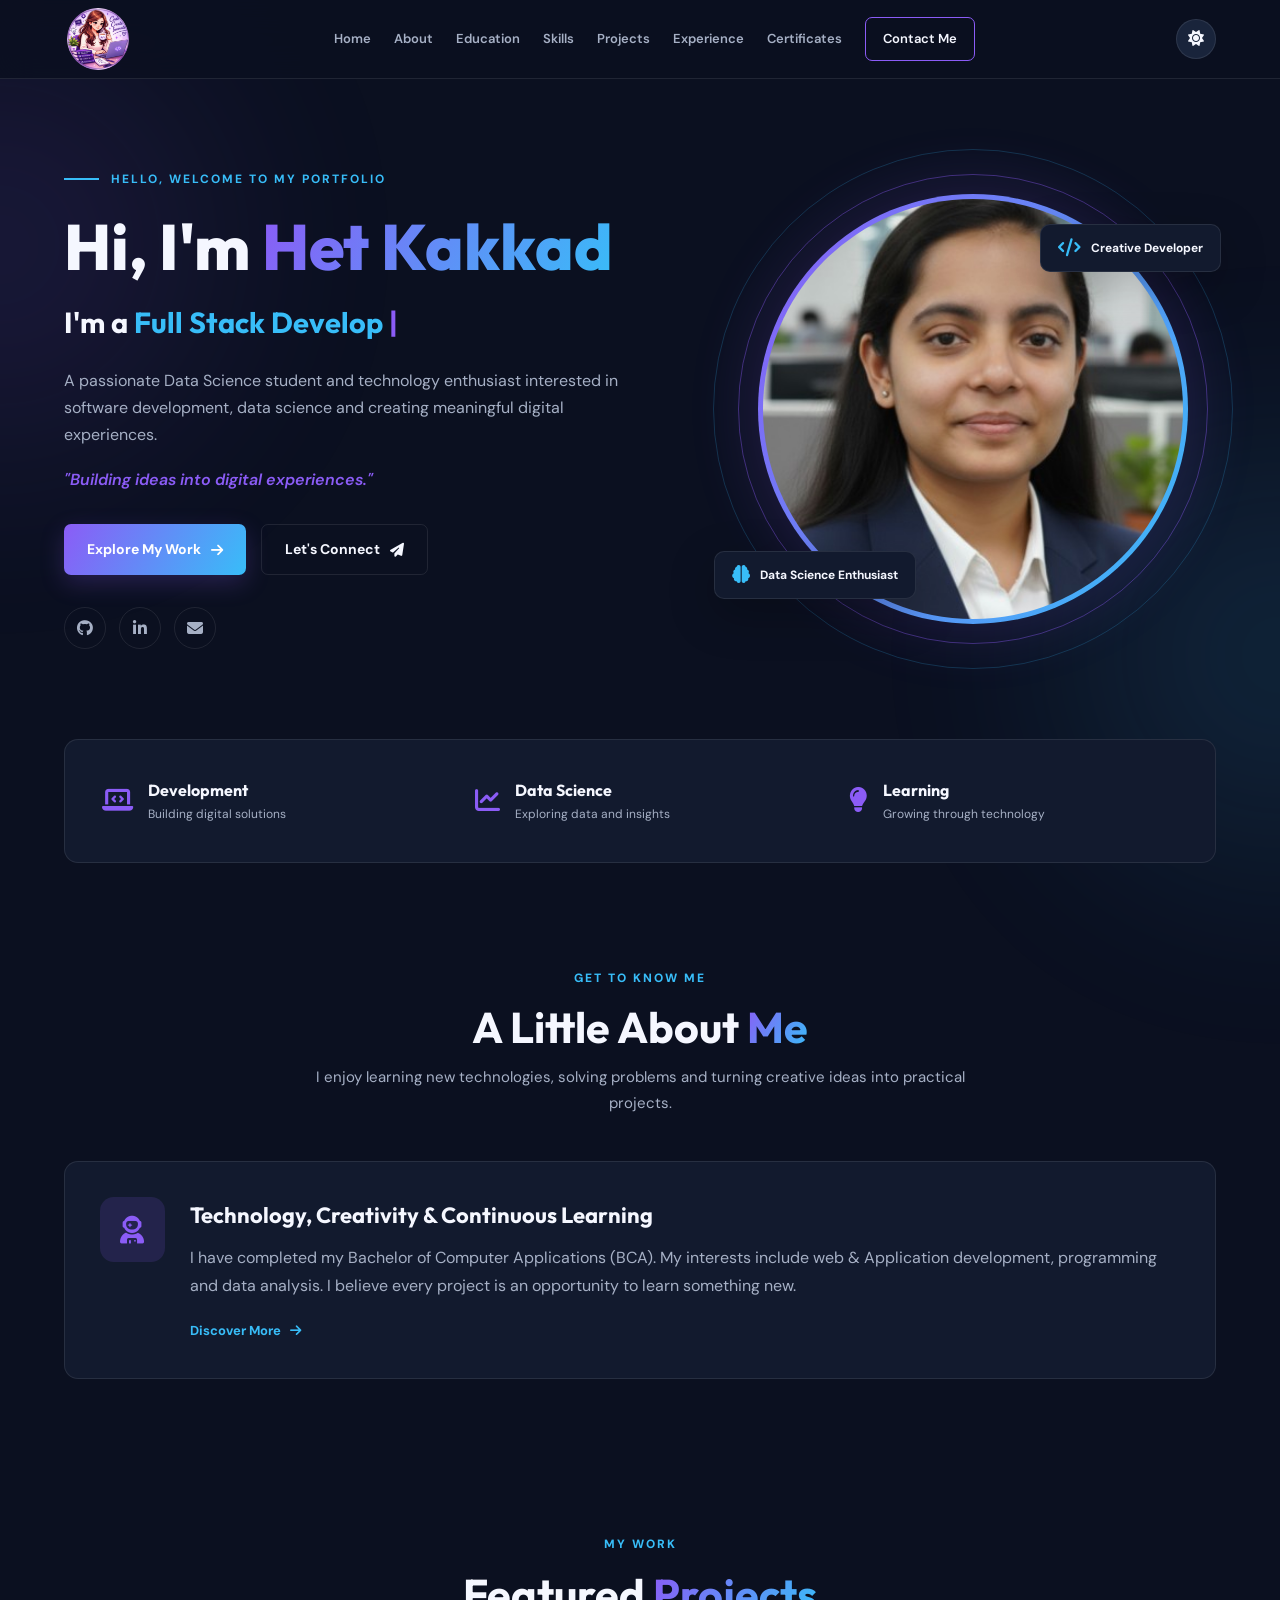
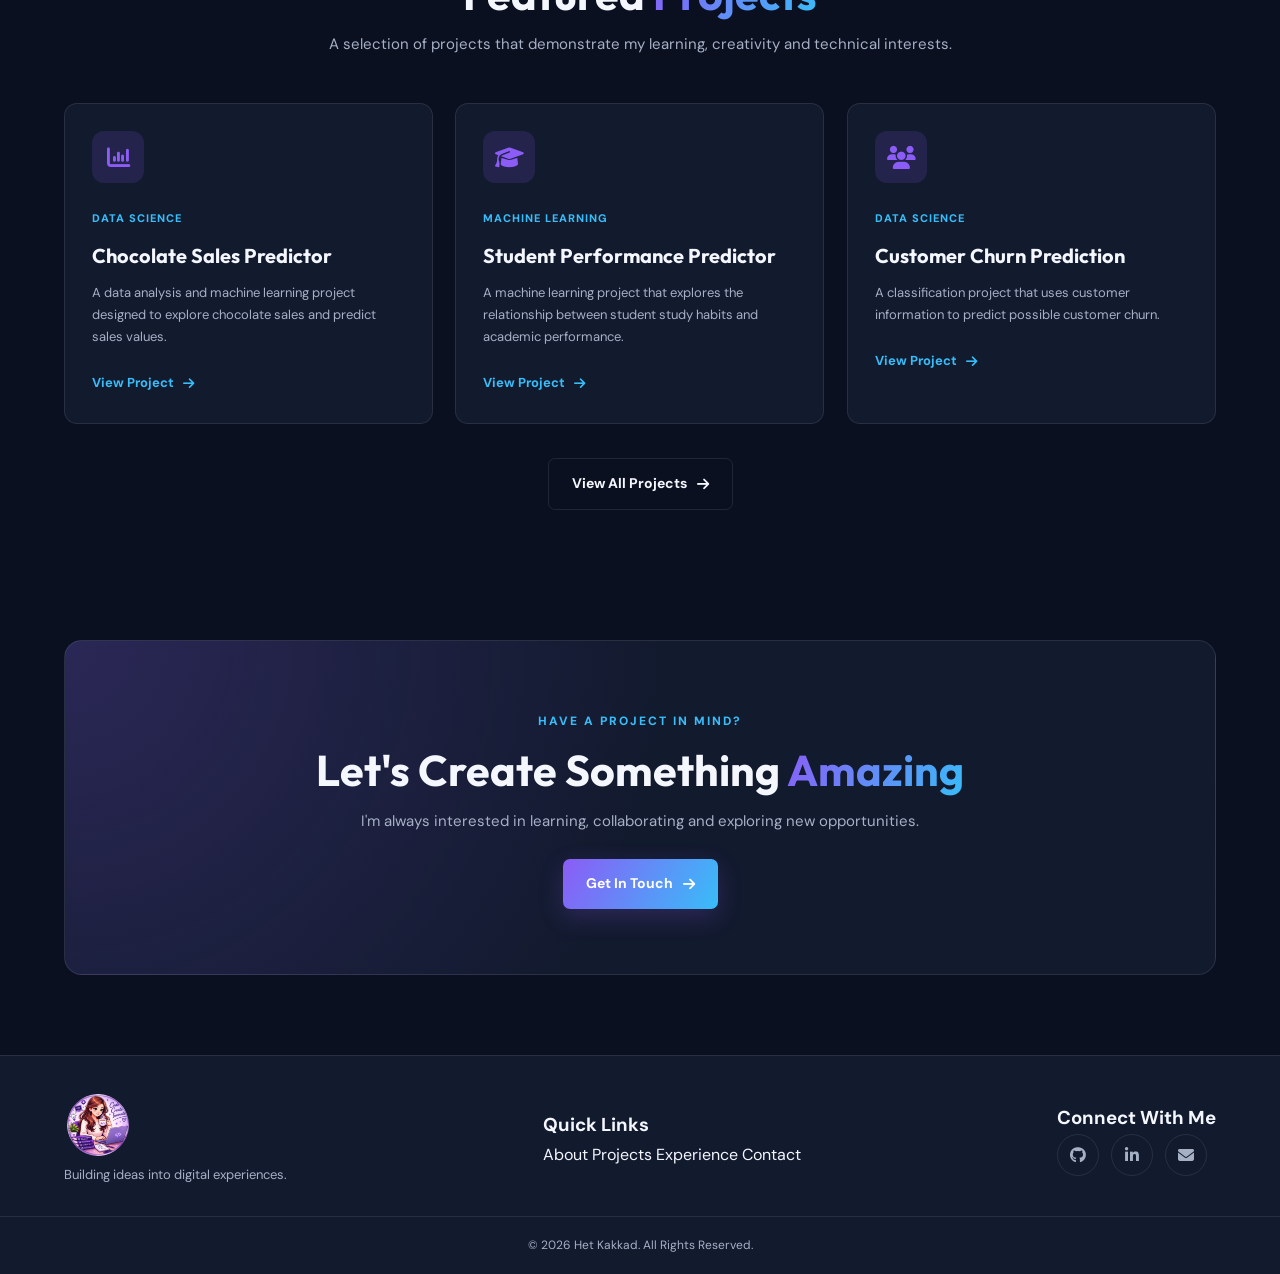
<file: index.html>
<!DOCTYPE html>
<html lang="en">
<head>
    <meta charset="UTF-8">
    <meta name="viewport" content="width=device-width, initial-scale=1.0">

    <title>Het Kakkad | Full Stack Developer & Data Science Enthusiast</title>

    <meta name="description"
          content="Explore the portfolio of Het Kakkad, a Full Stack Developer and Data Science Enthusiast. Discover projects, skills, education and experience.">

    <meta name="author" content="Het Kakkad">

    <link rel="icon" href="assets/images/logo.png" type="image/png">

    <!-- Google Fonts -->
    <link rel="preconnect" href="https://fonts.googleapis.com">
    <link rel="preconnect" href="https://fonts.gstatic.com" crossorigin>

    <link href="https://fonts.googleapis.com/css2?family=DM+Sans:wght@400;500;600;700&family=Outfit:wght@400;500;600;700;800&display=swap"
          rel="stylesheet">

    <!-- Font Awesome Icons -->
    <link rel="stylesheet"
          href="https://cdnjs.cloudflare.com/ajax/libs/font-awesome/6.5.2/css/all.min.css">

    <!-- CSS -->
    <link rel="stylesheet" href="css/style.css">
    <link rel="stylesheet" href="css/responsive.css">
    <link rel="stylesheet" href="css/animation.css">
</head>

<body>

    <!-- Background Decoration -->
    <div class="background-glow glow-one"></div>
    <div class="background-glow glow-two"></div>

    <header class="header">
    <nav class="navbar container">

        <!-- Logo -->
        <a href="" class="logo" data-link="home">
           <img src="assets/images/logo.png" alt="Het Kakkad Logo" class="logo-image">
        </a>

        <!-- Navigation Links -->
        <div class="nav-menu" id="navMenu">

            <a href="index.html" class="nav-link" data-page="home" data-link="home">Home</a>

            <a href="myself_showcase/about.html" class="nav-link" data-page="about" data-link="about">About</a>

            <a href="myself_showcase/education.html" class="nav-link" data-page="education" data-link="education">Education</a>

            <a href="myself_showcase/skills.html" class="nav-link" data-page="skills" data-link="skills">Skills</a>

            <a href="myself_showcase/projects.html" class="nav-link" data-page="projects" data-link="projects">Projects</a>

            <a href="myself_showcase/experience.html" class="nav-link" data-page="experience" data-link="experience">Experience</a>

            <a href="myself_showcase/certifications.html" class="nav-link" data-page="certifications" data-link="certifications">Certificates</a>

            <a href="myself_showcase/contact.html" class="nav-link nav-contact" data-page="contact" data-link="contact">Contact Me</a>

        </div>

        <!-- Theme and Mobile Menu -->
        <div class="nav-actions">

            <button class="theme-toggle" id="themeToggle" aria-label="Toggle theme">
                <i class="fas fa-sun"></i>
            </button>

            <button class="menu-toggle" id="menuToggle" aria-label="Open menu">
                <i class="fas fa-bars"></i>
            </button>

        </div>

    </nav>
</header>


    <!-- Home / Hero Section -->
    <main>

        <section class="hero section container" id="home">

            <div class="hero-content">

                <p class="hero-greeting">
                    <span class="greeting-line"></span>
                    HELLO, WELCOME TO MY PORTFOLIO
                </p>

                <h1>
                    Hi, I'm <span class="gradient-text">Het Kakkad</span>
                </h1>

                <h2 class="hero-role">
                    I'm a <span id="typingText">Software Developer</span>
                    <span class="typing-cursor">|</span>
                </h2>

                <p class="hero-description">
                    A passionate Data Science student and technology enthusiast
                    interested in software development, data science and
                    creating meaningful digital experiences.
                </p>

                <p class="hero-tagline">
                    "Building ideas into digital experiences."
                </p>

                <div class="hero-buttons">

                    <a href="myself_showcase/projects.html" class="btn btn-primary">
                        Explore My Work
                        <i class="fas fa-arrow-right"></i>
                    </a>

                    <a href="myself_showcase/contact.html" class="btn btn-outline">
                        Let's Connect
                        <i class="fas fa-paper-plane"></i>
                    </a>

                </div>

                <div class="hero-socials">

                    <a href="https://github.com/hetkakkad7205"
                       target="_blank" rel="noopener noreferrer"
                       aria-label="GitHub">
                        <i class="fab fa-github"></i>
                    </a>

                    <a href="https://www.linkedin.com/in/het-kakkad-6ab189360/"
                       target="_blank" rel="noopener noreferrer"
                       aria-label="LinkedIn">
                        <i class="fab fa-linkedin-in"></i>
                    </a>

                    <a href="mailto:het.kakkad7205@gmail.com"
                       aria-label="Email">
                        <i class="fas fa-envelope"></i>
                    </a>

                </div>

            </div>


            <!-- Profile Image -->
            <div class="hero-image-area">

                <div class="profile-decoration decoration-one"></div>
                <div class="profile-decoration decoration-two"></div>

                <div class="profile-image-wrapper">
                    <img
                        src="assets/images/HetProffessional.jpeg"
                        alt="Portrait of Het Kakkad"
                        class="profile-image"
                    >
                </div>


                <div class="floating-card card-top">
                    <i class="fas fa-code"></i>
                    <span>Creative Developer</span>
                </div>

                <div class="floating-card card-bottom">
                    <i class="fas fa-brain"></i>
                    <span>Data Science Enthusiast</span>
                </div>

            </div>

        </section>


        <!-- Quick Introduction -->
        <section class="intro-strip container">

            <div class="intro-item">
                <i class="fas fa-laptop-code"></i>
                <div>
                    <h3>Development</h3>
                    <p>Building digital solutions</p>
                </div>
            </div>

            <div class="intro-item">
                <i class="fas fa-chart-line"></i>
                <div>
                    <h3>Data Science</h3>
                    <p>Exploring data and insights</p>
                </div>
            </div>

            <div class="intro-item">
                <i class="fas fa-lightbulb"></i>
                <div>
                    <h3>Learning</h3>
                    <p>Growing through technology</p>
                </div>
            </div>

        </section>


        <!-- About Preview -->
        <section class="section container home-about">

            <div class="section-heading">

                <span class="section-label">GET TO KNOW ME</span>

                <h2>A Little About <span class="gradient-text">Me</span></h2>

                <p>
                    I enjoy learning new technologies, solving problems
                    and turning creative ideas into practical projects.
                </p>

            </div>

            <div class="about-preview-card">

                <div class="about-preview-icon">
                    <i class="fas fa-user-astronaut"></i>
                </div>

                <div class="about-preview-content">

                    <h3>Technology, Creativity & Continuous Learning</h3>

                    <p>
                        I have completed my Bachelor of Computer
                        Applications (BCA). My interests include web & Application
                        development, programming and data analysis. 
                        I believe every project is an
                        opportunity to learn something new.
                    </p>

                    <a href="myself_showcase/about.html" class="text-link">
                        Discover More <i class="fas fa-arrow-right"></i>
                    </a>

                </div>

            </div>

        </section>


        <!-- Featured Projects Preview -->
        <section class="section container">

            <div class="section-heading">

                <span class="section-label">MY WORK</span>

                <h2>Featured <span class="gradient-text">Projects</span></h2>

                <p>
                    A selection of projects that demonstrate my learning,
                    creativity and technical interests.
                </p>

            </div>

            <div class="project-preview-grid">

                <article class="project-preview-card">

                    <div class="project-preview-icon">
                        <i class="fas fa-chart-column"></i>
                    </div>

                    <span class="project-category">Data Science</span>

                    <h3>Chocolate Sales Predictor</h3>

                    <p>
                        A data analysis and machine learning project
                        designed to explore chocolate sales and predict
                        sales values.
                    </p>

                    <a href="myself_showcase/projects.html" class="text-link">
                        View Project <i class="fas fa-arrow-right"></i>
                    </a>

                </article>


                <article class="project-preview-card">

                    <div class="project-preview-icon">
                        <i class="fas fa-graduation-cap"></i>
                    </div>

                    <span class="project-category">Machine Learning</span>

                    <h3>Student Performance Predictor</h3>

                    <p>
                        A machine learning project that explores the
                        relationship between student study habits
                        and academic performance.
                    </p>

                    <a href="myself_showcase/projects.html" class="text-link">
                        View Project <i class="fas fa-arrow-right"></i>
                    </a>

                </article>


                <article class="project-preview-card">

                    <div class="project-preview-icon">
                        <i class="fas fa-users"></i>
                    </div>

                    <span class="project-category">Data Science</span>

                    <h3>Customer Churn Prediction</h3>

                    <p>
                        A classification project that uses customer
                        information to predict possible customer churn.
                    </p>

                    <a href="myself_showcase/projects.html" class="text-link">
                        View Project <i class="fas fa-arrow-right"></i>
                    </a>

                </article>

            </div>

            <div class="center-button">
                <a href="myself_showcase/projects.html" class="btn btn-outline">
                    View All Projects <i class="fas fa-arrow-right"></i>
                </a>
            </div>

        </section>


        <!-- Call To Action -->
        <section class="cta-section container">

            <div class="cta-content">

                <span class="section-label">HAVE A PROJECT IN MIND?</span>

                <h2>Let's Create Something <span class="gradient-text">Amazing</span></h2>

                <p>
                    I'm always interested in learning, collaborating
                    and exploring new opportunities.
                </p>

                <a href="myself_showcase/contact.html" class="btn btn-primary">
                    Get In Touch <i class="fas fa-arrow-right"></i>
                </a>

            </div>

        </section>
        

    </main>


    <!-- Footer -->
    
<footer class="footer">

    <div class="container footer-content">

        <!-- Footer Brand -->
        <div class="footer-brand">

            <a href="" class="logo" data-link="home">
               <img src="assets/images/logo.png" alt="Het Kakkad Logo" class="logo-image">
            </a>

            <p>Building ideas into digital experiences.</p>

        </div>

        <!-- Quick Links -->
        <div class="footer-links">

            <h3>Quick Links</h3>

            <a href="myself_showcase/about.html" data-link="about">About</a>
            <a href="myself_showcase/projects.html" data-link="projects">Projects</a>
            <a href="myself_showcase/experience.html" data-link="experience">Experience</a>
            <a href="myself_showcase/contact.html" data-link="contact">Contact</a>

        </div>

        <!-- Social Links -->
        <div class="footer-social-section">

            <h3>Connect With Me</h3>

            <div class="footer-socials">

                <a href="https://github.com/hetkakkad7205"
                   target="_blank" rel="noopener noreferrer"
                   aria-label="GitHub">
                    <i class="fab fa-github"></i>
                </a>

                <a href="https://www.linkedin.com/in/het-kakkad-6ab189360/"
                   target="_blank" rel="noopener noreferrer"
                   aria-label="LinkedIn">
                    <i class="fab fa-linkedin-in"></i>
                </a>

                <a href="mailto:hetkakkad7205@gmail.com"
                   aria-label="Email">
                    <i class="fas fa-envelope"></i>
                </a>

            </div>

        </div>

    </div>

    <!-- Copyright -->
    <div class="footer-bottom">

        <p>
            &copy; <span class="currentYear"></span>
            Het Kakkad. All Rights Reserved.
        </p>

    </div>

</footer>

<!-- Back to Top -->
<button id="backToTop" class="back-to-top" aria-label="Back to top">
    <i class="fas fa-arrow-up"></i>
</button>



    <!-- Back To Top -->
    <button id="backToTop" class="back-to-top"
            aria-label="Back to top">
        <i class="fas fa-arrow-up"></i>
    </button>


    <!-- JavaScript -->
    <script src="js/theme.js"></script>
    <script src="js/script.js"></script>
    
</body>
</html>
</file>
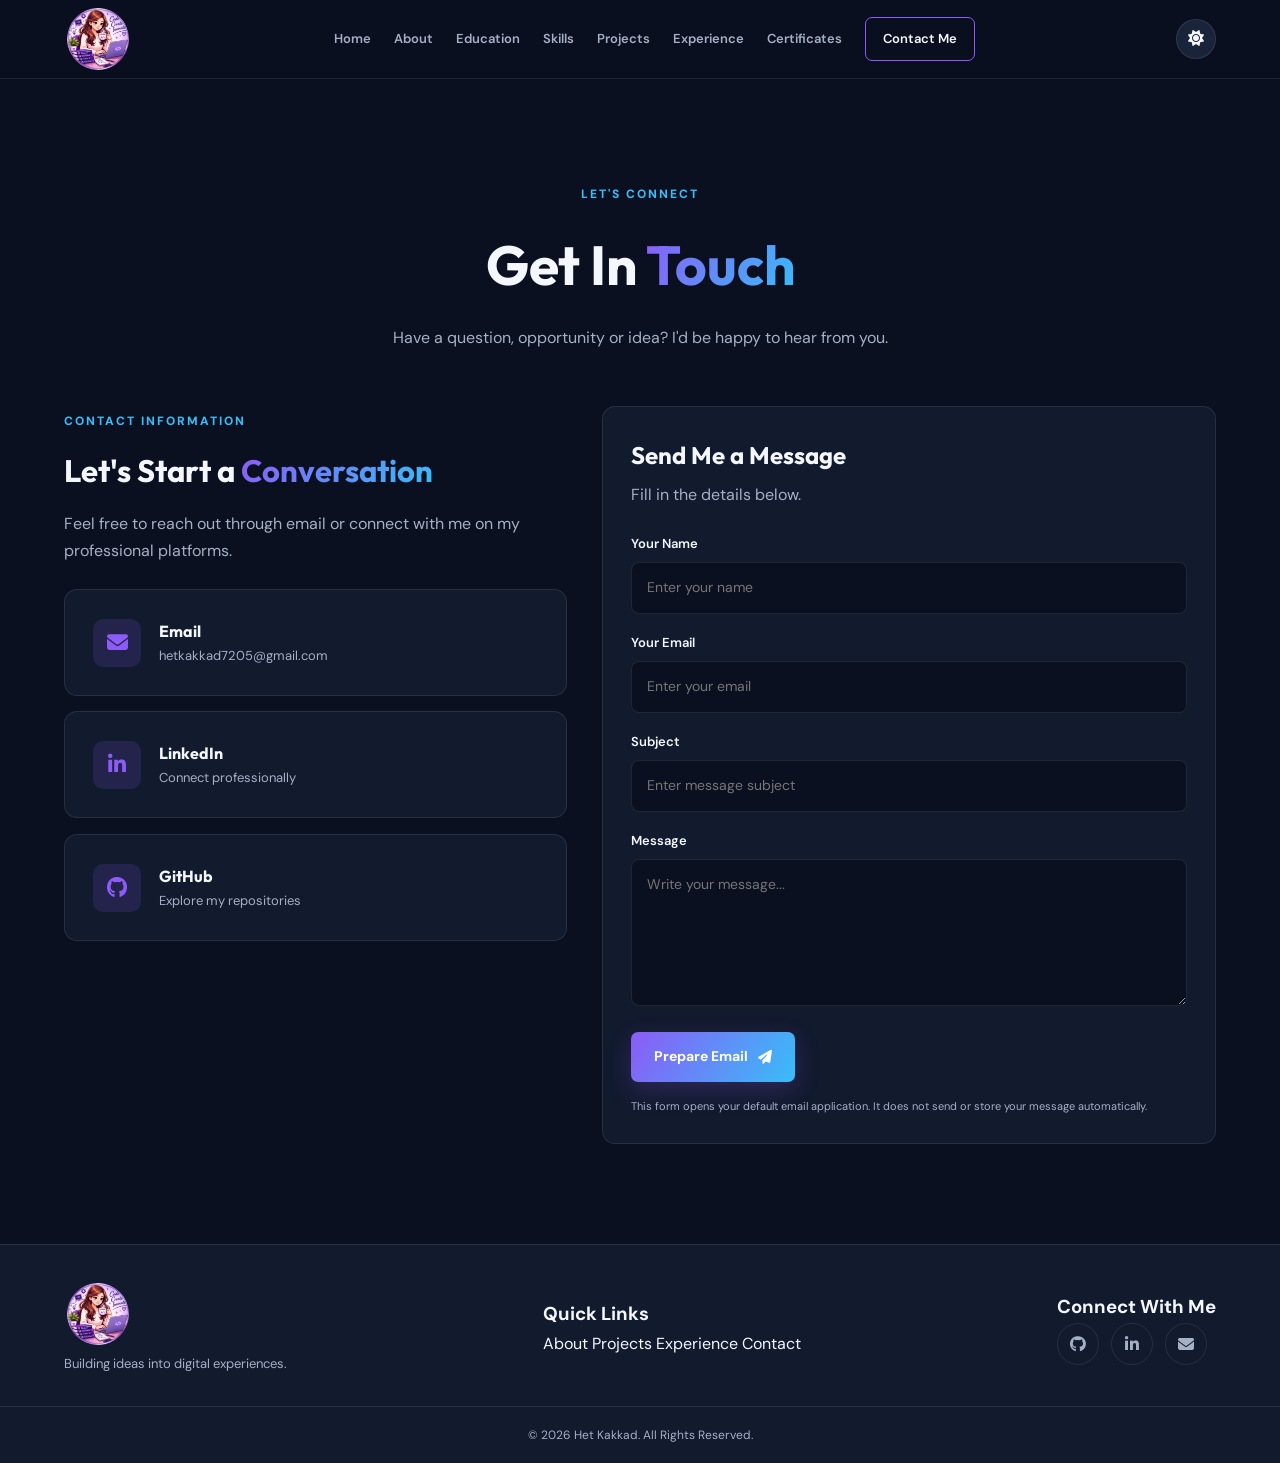
<file: myself_showcase/contact.html>
<!DOCTYPE html>
<html lang="en">
<head>
    <meta charset="UTF-8">
    <meta name="viewport" content="width=device-width, initial-scale=1.0">
    <title>Contact | Het Kakkad</title>
    <link rel="stylesheet" href="../css/style.css">
    <link rel="stylesheet" href="../css/responsive.css">
    <link rel="stylesheet" href="../css/animation.css">
    <link rel="stylesheet" href="https://cdnjs.cloudflare.com/ajax/libs/font-awesome/6.5.2/css/all.min.css">
    <link href="https://fonts.googleapis.com/css2?family=DM+Sans:wght@400;500;600;700&family=Outfit:wght@400;500;600;700;800&display=swap" rel="stylesheet">
</head>
<body>

<header class="header">
    <nav class="navbar container">

        <!-- Logo -->
        <a href="" class="logo" data-link="home">
            <img src="../assets/images/logo.png" alt="Het Kakkad Logo" class="logo-image">
        </a>

        <!-- Navigation Links -->
        <div class="nav-menu" id="navMenu">

            <a href="../index.html" class="nav-link" data-page="home" data-link="home">Home</a>

            <a href="about.html" class="nav-link" data-page="about" data-link="about">About</a>

            <a href="education.html" class="nav-link" data-page="education" data-link="education">Education</a>

            <a href="skills.html" class="nav-link" data-page="skills" data-link="skills">Skills</a>

            <a href="projects.html" class="nav-link" data-page="projects" data-link="projects">Projects</a>

            <a href="experience.html" class="nav-link" data-page="experience" data-link="experience">Experience</a>

            <a href="certifications.html" class="nav-link" data-page="certifications" data-link="certifications">Certificates</a>

            <a href="contact.html" class="nav-link nav-contact" data-page="contact" data-link="contact">Contact Me</a>

        </div>

        <!-- Theme and Mobile Menu -->
        <div class="nav-actions">

            <button class="theme-toggle" id="themeToggle" aria-label="Toggle theme">
                <i class="fas fa-sun"></i>
            </button>

            <button class="menu-toggle" id="menuToggle" aria-label="Open menu">
                <i class="fas fa-bars"></i>
            </button>

        </div>

    </nav>
</header>

<main>
    <section class="page-hero container">
        <span class="section-label">LET'S CONNECT</span>
        <h1>Get In <span class="gradient-text">Touch</span></h1>
        <p>Have a question, opportunity or idea? I'd be happy to hear from you.</p>
    </section>

    <section class="container page-content">
        <div class="contact-layout">

            <div class="contact-information">
                <span class="section-label">CONTACT INFORMATION</span>
                <h2>Let's Start a <span class="gradient-text">Conversation</span></h2>
                <p class="muted-text">
                    Feel free to reach out through email or connect with
                    me on my professional platforms.
                </p>

                <a class="contact-info-card content-card" href="mailto:hetkakkad7205@gmail.com">
                    <i class="fas fa-envelope"></i>
                    <div><h3>Email</h3><p>hetkakkad7205@gmail.com</p></div>
                </a>

                <a class="contact-info-card content-card"
                   href="https://www.linkedin.com/in/het-kakkad-6ab189360/"
                   target="_blank" rel="noopener noreferrer">
                    <i class="fab fa-linkedin-in"></i>
                    <div><h3>LinkedIn</h3><p>Connect professionally</p></div>
                </a>

                <a class="contact-info-card content-card"
                   href="https://github.com/hetkakkad7205"
                   target="_blank" rel="noopener noreferrer">
                    <i class="fab fa-github"></i>
                    <div><h3>GitHub</h3><p>Explore my repositories</p></div>
                </a>
            </div>

            <div class="contact-form-card content-card">
                <h2>Send Me a Message</h2>
                <p class="muted-text">Fill in the details below.</p>

                <form id="contactForm">
                    <div class="form-group">
                        <label for="name">Your Name</label>
                        <input type="text" id="name" name="name" placeholder="Enter your name" required>
                    </div>

                    <div class="form-group">
                        <label for="email">Your Email</label>
                        <input type="email" id="email" name="email" placeholder="Enter your email" required>
                    </div>

                    <div class="form-group">
                        <label for="subject">Subject</label>
                        <input type="text" id="subject" name="subject" placeholder="Enter message subject" required>
                    </div>

                    <div class="form-group">
                        <label for="message">Message</label>
                        <textarea id="message" name="message" rows="5" placeholder="Write your message..." required></textarea>
                    </div>

                    <button type="submit" class="btn btn-primary form-submit">
                        Prepare Email <i class="fas fa-paper-plane"></i>
                    </button>

                    <p id="formStatus" class="form-status" role="status" aria-live="polite"></p>
                    <p class="form-note">This form opens your default email application. It does not send or store your message automatically.</p>
                </form>
            </div>

        </div>
    </section>
</main>


<footer class="footer">

    <div class="container footer-content">

        <!-- Footer Brand -->
        <div class="footer-brand">

            <a href="" class="logo" data-link="home">
                <img src="../assets/images/logo.png" alt="Het Kakkad Logo" class="logo-image">
            </a>

            <p>Building ideas into digital experiences.</p>

        </div>

        <!-- Quick Links -->
        <div class="footer-links">

            <h3>Quick Links</h3>

            <a href="about.html" data-link="about">About</a>
            <a href="projects.html" data-link="projects">Projects</a>
            <a href="experience.html" data-link="experience">Experience</a>
            <a href="contact.html" data-link="contact">Contact</a>

        </div>

        <!-- Social Links -->
        <div class="footer-social-section">

            <h3>Connect With Me</h3>

            <div class="footer-socials">

                <a href="https://github.com/hetkakkad7205"
                   target="_blank" rel="noopener noreferrer"
                   aria-label="GitHub">
                    <i class="fab fa-github"></i>
                </a>

                <a href="https://www.linkedin.com/in/het-kakkad-6ab189360/"
                   target="_blank" rel="noopener noreferrer"
                   aria-label="LinkedIn">
                    <i class="fab fa-linkedin-in"></i>
                </a>

                <a href="mailto:hetkakkad7205@gmail.com"
                   aria-label="Email">
                    <i class="fas fa-envelope"></i>
                </a>

            </div>

        </div>

    </div>

    <!-- Copyright -->
    <div class="footer-bottom">

        <p>
            &copy; <span class="currentYear"></span>
            Het Kakkad. All Rights Reserved.
        </p>

    </div>

</footer>

<!-- Back to Top -->
<button id="backToTop" class="back-to-top" aria-label="Back to top">
    <i class="fas fa-arrow-up"></i>
</button>


<button id="backToTop" class="back-to-top" aria-label="Back to top"><i class="fas fa-arrow-up"></i></button>
<script src="../js/theme.js"></script>
<script src="../js/script.js"></script>
<script src="../js/contact.js"></script>

</body>
</html>
</file>
<file: css/style.css>
/* =====================================
   1. GLOBAL SETTINGS
===================================== */

:root {
    --background: #0b1020;
    --surface: #121a2e;
    --surface-light: #19243b;

    --text: #f5f7ff;
    --text-muted: #a6b0c5;

    --primary: #8b5cf6;
    --secondary: #38bdf8;

    --border: rgba(255, 255, 255, 0.09);

    --gradient: linear-gradient(120deg, #8b5cf6, #38bdf8);

    --shadow: 0 15px 45px rgba(0, 0, 0, 0.25);

    --transition: all 0.3s ease;
}

body.light-theme {
    --background: #f5f7fc;
    --surface: #ffffff;
    --surface-light: #edf1fa;

    --text: #172033;
    --text-muted: #647087;

    --primary: #7046e8;
    --secondary: #168acb;

    --border: rgba(20, 30, 50, 0.12);

    --shadow: 0 15px 45px rgba(30, 40, 70, 0.09);
}

* {
    margin: 0;
    padding: 0;
    box-sizing: border-box;
}

html {
    scroll-behavior: smooth;
    scroll-padding-top: 90px;
}

body {
    background: var(--background);
    color: var(--text);
    font-family: "DM Sans", sans-serif;
    line-height: 1.7;
    overflow-x: hidden;
    transition: var(--transition);
}

a {
    text-decoration: none;
    color: inherit;
}

button {
    font: inherit;
}

img {
    max-width: 100%;
    display: block;
}

.container {
    width: min(1150px, 90%);
    margin: auto;
}

.section {
    padding-top: 100px;
    padding-bottom: 50px;
}


/* =====================================
   2. BACKGROUND DECORATION
===================================== */

.background-glow {
    position: fixed;
    width: 400px;
    height: 400px;
    border-radius: 50%;
    filter: blur(120px);
    opacity: 0.13;
    pointer-events: none;
    z-index: -1;
}

.glow-one {
    background: #8b5cf6;
    top: 5%;
    left: -200px;
}

.glow-two {
    background: #38bdf8;
    bottom: 5%;
    right: -200px;
}


/* =====================================
   3. NAVIGATION BAR
===================================== */

.header {
    position: sticky;
    top: 0;
    z-index: 1000;
    background: rgba(11, 16, 32, 0.85);
    backdrop-filter: blur(18px);
    border-bottom: 1px solid var(--border);
}

body.light-theme .header {
    background: rgba(245, 247, 252, 0.88);
}

.navbar {
    min-height: 78px;
    display: flex;
    justify-content: space-between;
    align-items: center;
    gap: 25px;
}

.logo {
    font-family: "Outfit", sans-serif;
    font-size: 30px;
    font-weight: 800;
    letter-spacing: -1px;
}

.logo span {
    color: var(--primary);
}

.nav-menu {
    display: flex;
    align-items: center;
    gap: 23px;
}

.nav-link {
    font-size: 13px;
    font-weight: 600;
    color: var(--text-muted);
    transition: var(--transition);
}

.nav-link:hover,
.nav-link.active {
    color: var(--primary);
}

.nav-contact {
    padding: 10px 17px;
    border: 1px solid var(--primary);
    border-radius: 7px;
    color: var(--text);
}

.nav-contact:hover {
    background: var(--primary);
    color: white;
}

.nav-actions {
    display: flex;
    align-items: center;
    gap: 15px;
}

.theme-toggle,
.menu-toggle {
    background: var(--surface-light);
    border: 1px solid var(--border);
    color: var(--text);
    width: 40px;
    height: 40px;
    border-radius: 50%;
    cursor: pointer;
    transition: var(--transition);
}

.theme-toggle:hover,
.menu-toggle:hover {
    color: var(--primary);
    transform: translateY(-2px);
}

.menu-toggle {
    display: none;
}


/* =====================================
   4. BUTTONS
===================================== */

.btn {
    display: inline-flex;
    justify-content: center;
    align-items: center;
    gap: 10px;
    padding: 13px 23px;
    border-radius: 7px;
    font-weight: 700;
    font-size: 14px;
    transition: var(--transition);
    cursor: pointer;
}

.btn:hover {
    transform: translateY(-4px);
}

.btn-primary {
    background: var(--gradient);
    color: white;
    box-shadow: 0 8px 25px rgba(139, 92, 246, 0.22);
}

.btn-outline {
    border: 1px solid var(--border);
    color: var(--text);
    background: transparent;
}

.btn-outline:hover {
    border-color: var(--primary);
    color: var(--primary);
}


/* =====================================
   5. HERO SECTION
===================================== */

.hero {
    min-height: 650px;
    display: grid;
    grid-template-columns: 1.1fr 0.9fr;
    align-items: center;
    gap: 70px;
    padding-top: 80px;
    padding-bottom: 80px;
}

.hero-greeting {
    display: flex;
    align-items: center;
    gap: 12px;
    color: var(--secondary);
    font-size: 12px;
    letter-spacing: 2px;
    font-weight: 700;
    margin-bottom: 22px;
}

.greeting-line {
    width: 35px;
    height: 2px;
    background: var(--secondary);
}

.hero h1 {
    font-family: "Outfit", sans-serif;
    font-size: clamp(42px, 5vw, 68px);
    line-height: 1.12;
    font-weight: 800;
    margin-bottom: 15px;
}

.gradient-text {
    background: var(--gradient);
    background-clip: text;
    -webkit-background-clip: text;
    color: transparent;
}

.hero-role {
    font-family: "Outfit", sans-serif;
    font-size: clamp(20px, 2.5vw, 29px);
    margin-bottom: 20px;
}

#typingText {
    color: var(--secondary);
}

.typing-cursor {
    color: var(--primary);
    animation: blink 0.8s infinite;
}

.hero-description {
    max-width: 570px;
    color: var(--text-muted);
    font-size: 16px;
    margin-bottom: 18px;
}

.hero-tagline {
    font-style: italic;
    color: var(--primary);
    font-weight: 600;
    margin-bottom: 30px;
}

.hero-buttons {
    display: flex;
    flex-wrap: wrap;
    gap: 15px;
}

.hero-socials {
    display: flex;
    gap: 13px;
    margin-top: 32px;
}

.hero-socials a,
.footer-socials a {
    width: 42px;
    height: 42px;
    display: grid;
    place-items: center;
    border: 1px solid var(--border);
    border-radius: 50%;
    color: var(--text-muted);
    transition: var(--transition);
}

.hero-socials a:hover,
.footer-socials a:hover {
    color: white;
    background: var(--primary);
    border-color: var(--primary);
    transform: translateY(-4px);
}



/* =====================================
   6. PROFILE IMAGE
===================================== */

.hero-image-area {
    position: relative;
    display: flex;
    justify-content: center;
    align-items: center;
    min-height: 500px;
    width: 100%;
}

.profile-image-wrapper {
    width: 430px;
    height: 430px;
    max-width: 100%;
    aspect-ratio: 1 / 1;

    /* Keep the gradient border */
    padding: 5px;
    border-radius: 50%;
    background: var(--gradient);

    box-shadow: 0 0 70px rgba(139, 92, 246, 0.2);

    display: flex;
    justify-content: center;
    align-items: center;

    overflow: hidden;
    position: relative;
    z-index: 2;
    flex-shrink: 0;
}

.profile-image {
    width: 100%;
    height: 100%;
    display: block;

    border-radius: 50%;

    /* Fill the circular frame without colored gaps */
    object-fit: cover;
    object-position: center 30%;
}

.profile-decoration {
    position: absolute;
    border: 1px solid var(--primary);
    border-radius: 50%;
    opacity: 0.4;
    pointer-events: none;
}

.decoration-one {
    width: 470px;
    height: 470px;
}

.decoration-two {
    width: 520px;
    height: 520px;
    border-color: var(--secondary);
    opacity: 0.2;
}

.floating-card {
    position: absolute;
    z-index: 3;
    display: flex;
    align-items: center;
    gap: 10px;
    padding: 13px 17px;
    background: var(--surface);
    border: 1px solid var(--border);
    border-radius: 10px;
    box-shadow: var(--shadow);
    font-size: 12px;
    font-weight: 700;
}

.floating-card i {
    color: var(--secondary);
    font-size: 18px;
}

.card-top {
    top: 65px;
    right: -5px;
}

.card-bottom {
    bottom: 60px;
    left: -15px;
}


/* =====================================
   7. INTRO STRIP
===================================== */

.intro-strip {
    display: grid;
    grid-template-columns: repeat(3, 1fr);
    gap: 20px;
    padding: 25px;
    border: 1px solid var(--border);
    border-radius: 14px;
    background: var(--surface);
}

.intro-item {
    display: flex;
    align-items: center;
    gap: 15px;
    padding: 12px;
}

.intro-item > i {
    font-size: 25px;
    color: var(--primary);
}

.intro-item h3 {
    font-family: "Outfit", sans-serif;
    font-size: 16px;
}

.intro-item p {
    color: var(--text-muted);
    font-size: 12px;
}


/* =====================================
   8. SECTION HEADINGS
===================================== */

.section-heading {
    text-align: center;
    max-width: 700px;
    margin: 0 auto 45px;
}

.section-label {
    color: var(--secondary);
    font-size: 12px;
    font-weight: 800;
    letter-spacing: 2px;
}

.section-heading h2,
.cta-content h2 {
    font-family: "Outfit", sans-serif;
    font-size: clamp(30px, 4vw, 43px);
    line-height: 1.2;
    margin: 12px 0;
}

.section-heading p,
.cta-content p {
    color: var(--text-muted);
    font-size: 15px;
}


/* =====================================
   9. ABOUT PREVIEW
===================================== */

.about-preview-card {
    display: flex;
    gap: 25px;
    align-items: flex-start;
    background: var(--surface);
    border: 1px solid var(--border);
    padding: 35px;
    border-radius: 14px;
    transition: var(--transition);
}

.about-preview-card:hover {
    transform: translateY(-5px);
    border-color: var(--primary);
}

.about-preview-icon {
    min-width: 65px;
    height: 65px;
    display: grid;
    place-items: center;
    border-radius: 14px;
    background: rgba(139, 92, 246, 0.14);
    color: var(--primary);
    font-size: 28px;
}

.about-preview-content h3 {
    font-family: "Outfit", sans-serif;
    font-size: 22px;
    margin-bottom: 10px;
}

.about-preview-content p {
    color: var(--text-muted);
    margin-bottom: 17px;
}

.text-link {
    display: inline-flex;
    gap: 9px;
    align-items: center;
    color: var(--secondary);
    font-weight: 700;
    font-size: 13px;
    transition: var(--transition);
}

.text-link:hover {
    color: var(--primary);
    gap: 14px;
}


/* =====================================
   10. PROJECT PREVIEW
===================================== */

.project-preview-grid {
    display: grid;
    grid-template-columns: repeat(3, 1fr);
    gap: 22px;
}

.project-preview-card {
    background: var(--surface);
    border: 1px solid var(--border);
    border-radius: 13px;
    padding: 27px;
    transition: var(--transition);
}

.project-preview-card:hover {
    transform: translateY(-8px);
    border-color: var(--primary);
    box-shadow: var(--shadow);
}

.project-preview-icon {
    width: 52px;
    height: 52px;
    display: grid;
    place-items: center;
    border-radius: 12px;
    background: rgba(139, 92, 246, 0.14);
    color: var(--primary);
    font-size: 23px;
    margin-bottom: 20px;
}

.project-category {
    font-size: 11px;
    color: var(--secondary);
    font-weight: 800;
    text-transform: uppercase;
    letter-spacing: 1px;
}

.project-preview-card h3 {
    font-family: "Outfit", sans-serif;
    font-size: 20px;
    margin: 9px 0;
}

.project-preview-card p {
    font-size: 13px;
    color: var(--text-muted);
    margin-bottom: 20px;
}

.center-button {
    text-align: center;
    margin-top: 35px;
}


/* =====================================
   11. CALL TO ACTION
===================================== */

.cta-section {
    margin-top: 80px;
    margin-bottom: 80px;
    padding: 65px 30px;
    text-align: center;
    background:
        radial-gradient(circle at top left, rgba(139, 92, 246, 0.2), transparent 50%),
        var(--surface);
    border: 1px solid var(--border);
    border-radius: 18px;
}

.cta-content {
    max-width: 650px;
    margin: auto;
}

.cta-content p {
    margin-bottom: 25px;
}


/* =====================================
   12. FOOTER
===================================== */

.footer {
    background: var(--surface);
    border-top: 1px solid var(--border);
    padding-top: 35px;
}

.footer-content {
    display: flex;
    justify-content: space-between;
    align-items: center;
    padding-bottom: 30px;
}

.footer-brand p {
    color: var(--text-muted);
    font-size: 13px;
}

.footer-socials {
    display: flex;
    gap: 12px;
}

.footer-bottom {
    border-top: 1px solid var(--border);
    padding: 18px;
    text-align: center;
}

.footer-bottom p {
    color: var(--text-muted);
    font-size: 12px;
}


/* =====================================
   13. BACK TO TOP
===================================== */

.back-to-top {
    position: fixed;
    right: 25px;
    bottom: 25px;
    width: 45px;
    height: 45px;
    border: none;
    border-radius: 50%;
    background: var(--gradient);
    color: white;
    cursor: pointer;
    opacity: 0;
    visibility: hidden;
    transform: translateY(15px);
    transition: var(--transition);
    z-index: 500;
}

.back-to-top.show {
    opacity: 1;
    visibility: visible;
    transform: translateY(0);
}


/* =====================================
   14. GENERAL PAGE ELEMENTS
===================================== */

.page-hero {
    padding: 100px 0 55px;
    text-align: center;
}

.page-hero h1 {
    font-family: "Outfit", sans-serif;
    font-size: clamp(36px, 5vw, 55px);
    margin: 12px 0;
}

.page-hero p {
    color: var(--text-muted);
    max-width: 650px;
    margin: auto;
}

.content-card {
    background: var(--surface);
    border: 1px solid var(--border);
    border-radius: 13px;
    padding: 28px;
    transition: var(--transition);
}

.content-card:hover {
    border-color: var(--primary);
    transform: translateY(-4px);
}

.page-content {
    padding-bottom: 100px;
}

.muted-text {
    color: var(--text-muted);
}


/* =====================================
   15. ANIMATIONS
===================================== */

@keyframes blink {
    50% {
        opacity: 0;
    }
}

@keyframes float {
    0%, 100% {
        transform: translateY(0);
    }

    50% {
        transform: translateY(-12px);
    }
}

.floating-card {
    animation: float 4s ease-in-out infinite;
}

.card-bottom {
    animation-delay: 1s;
}


/* =====================================
   16. ACCESSIBILITY
===================================== */

a:focus-visible,
button:focus-visible {
    outline: 3px solid var(--secondary);
    outline-offset: 4px;
}

::selection {
    background: var(--primary);
    color: white;
}


/* =====================================
   INNER PAGE LAYOUTS
===================================== */

.about-page-grid {
    display: grid;
    grid-template-columns: 0.8fr 1.2fr;
    gap: 50px;
    align-items: center;
}


.about-photo {
    height: 430px;
    padding: 8px;
    background: var(--gradient);
    border-radius: 18px;
    overflow: hidden;
}

.about-photo img {
    width: 100%;
    height: 100%;
    object-fit: cover;
    object-position: center 30%;
    border-radius: 13px;
}


.about-page-text h2 {
    font-family: "Outfit", sans-serif;
    font-size: 34px;
    margin: 10px 0;
}

.about-page-text h3 {
    font-size: 17px;
    color: var(--secondary);
    margin-bottom: 20px;
}

.about-page-text p {
    color: var(--text-muted);
    margin-bottom: 15px;
}

.about-page-text .btn {
    margin-top: 12px;
}

.inner-heading {
    margin-top: 80px;
}

.info-grid {
    display: grid;
    grid-template-columns: repeat(4, 1fr);
    gap: 20px;
}

.info-card i {
    font-size: 28px;
    color: var(--primary);
    margin-bottom: 15px;
}

.info-card h3,
.tool-card h3 {
    font-family: "Outfit", sans-serif;
    margin-bottom: 8px;
}

.info-card p {
    color: var(--text-muted);
    font-size: 13px;
}


/* =====================================
   EDUCATION TIMELINE
===================================== */

.timeline {
    max-width: 850px;
    margin: auto;
    position: relative;
    padding-left: 40px;
}

.timeline::before {
    content: "";
    position: absolute;
    left: 13px;
    top: 0;
    bottom: 0;
    width: 2px;
    background: var(--primary);
    opacity: 0.5;
}

.timeline-item {
    position: relative;
    margin-bottom: 30px;
}

.timeline-icon {
    position: absolute;
    left: -56px;
    top: 22px;
    width: 38px;
    height: 38px;
    display: grid;
    place-items: center;
    border-radius: 50%;
    background: var(--primary);
    color: white;
    border: 4px solid var(--background);
}

.timeline-item h2 {
    font-family: "Outfit", sans-serif;
    font-size: 22px;
    margin: 9px 0;
}

.timeline-item h3 {
    font-size: 15px;
    color: var(--secondary);
    margin-bottom: 5px;
}

.timeline-item p {
    margin-top: 10px;
    color: var(--text-muted);
}

.education-note {
    display: flex;
    gap: 20px;
    align-items: center;
    margin-top: 45px;
}

.education-note > i {
    color: var(--primary);
    font-size: 30px;
}


/* =====================================
   SKILLS
===================================== */

.skills-grid {
    display: grid;
    grid-template-columns: repeat(4, 1fr);
    gap: 20px;
}

.skill-card {
    text-align: center;
}

.skill-card i {
    color: var(--primary);
    font-size: 37px;
    margin-bottom: 15px;
}

.skill-card h3 {
    font-family: "Outfit", sans-serif;
}

.skill-card p {
    font-size: 12px;
    color: var(--text-muted);
}

.tools-grid {
    display: grid;
    grid-template-columns: repeat(4, 1fr);
    gap: 15px;
}

.tool-card {
    display: flex;
    align-items: center;
    gap: 12px;
}

.tool-card i {
    font-size: 23px;
    color: var(--secondary);
}

.tool-card h3 {
    font-size: 15px;
    margin: 0;
}

.skills-disclaimer {
    font-size: 12px;
    margin-top: 25px;
}


/* =====================================
   PROJECTS
===================================== */

.project-filters {
    display: flex;
    justify-content: center;
    flex-wrap: wrap;
    gap: 12px;
    margin-bottom: 35px;
}

.filter-btn {
    padding: 10px 18px;
    border: 1px solid var(--border);
    background: var(--surface);
    color: var(--text-muted);
    border-radius: 30px;
    cursor: pointer;
    transition: var(--transition);
    font-weight: 600;
    font-size: 13px;
}

.filter-btn:hover,
.filter-btn.active {
    background: var(--primary);
    color: white;
    border-color: var(--primary);
}

.projects-grid {
    display: grid;
    grid-template-columns: repeat(3, 1fr);
    gap: 22px;
}

.project-card {
    transition: opacity 0.25s ease, transform 0.25s ease;
}

.project-card.hidden {
    display: none;
}

.project-image-placeholder {
    height: 150px;
    display: grid;
    place-items: center;
    border-radius: 9px;
    margin-bottom: 20px;
    background: linear-gradient(135deg, rgba(139, 92, 246, 0.22), rgba(56, 189, 248, 0.15));
    color: var(--primary);
    font-size: 45px;
}

.project-card h3 {
    font-family: "Outfit", sans-serif;
    font-size: 20px;
    margin: 9px 0;
}

.project-card p {
    font-size: 13px;
    color: var(--text-muted);
    margin-bottom: 15px;
}

.project-card .details-btn {
    border: none;
    background: none;
    padding: 0;
    cursor: pointer;
}

.project-note {
    margin-top: 25px;
    font-size: 12px;
}


/* =====================================
   PROJECT MODAL
===================================== */

.modal {
    display: none;
    position: fixed;
    inset: 0;
    z-index: 2000;
    padding: 20px;
    background: rgba(0, 0, 0, 0.75);
    align-items: center;
    justify-content: center;
}

.modal.open {
    display: flex;
}

.modal-content {
    width: min(600px, 100%);
    max-height: 85vh;
    overflow-y: auto;
    background: var(--surface);
    border: 1px solid var(--border);
    border-radius: 15px;
    padding: 35px;
    position: relative;
}

.modal-content h2 {
    font-family: "Outfit", sans-serif;
    font-size: 27px;
    margin: 12px 0;
}

.modal-content h3 {
    margin-top: 25px;
}

.modal-content p {
    color: var(--text-muted);
    margin-top: 12px;
}

.modal-content .btn {
    margin-top: 25px;
}

.modal-close {
    position: absolute;
    top: 10px;
    right: 17px;
    border: none;
    background: none;
    color: var(--text);
    font-size: 32px;
    cursor: pointer;
}


/* =====================================
   CERTIFICATES AND RESUME
===================================== */

.certificate-grid {
    display: grid;
    grid-template-columns: repeat(3, 1fr);
    gap: 22px;
}

.certificate-icon {
    width: 55px;
    height: 55px;
    display: grid;
    place-items: center;
    background: rgba(139, 92, 246, 0.14);
    color: var(--primary);
    border-radius: 12px;
    font-size: 26px;
    margin-bottom: 18px;
}

.certificate-card h3 {
    font-family: "Outfit", sans-serif;
    margin-bottom: 10px;
}

.certificate-card p {
    color: var(--text-muted);
    font-size: 13px;
    margin-bottom: 8px;
}

.certificate-card .text-link {
    margin-top: 15px;
}

.styled-list {
    padding-left: 22px;
    color: var(--text-muted);
}

.styled-list li {
    padding: 7px 0;
}

.resume-card {
    display: flex;
    align-items: center;
    gap: 20px;
}

.resume-card > i {
    font-size: 40px;
    color: var(--primary);
}

.resume-card > div:nth-child(2) {
    flex: 1;
}

.resume-card h3 {
    font-family: "Outfit", sans-serif;
}

.resume-card p {
    font-size: 13px;
}

.resume-actions {
    display: flex;
    flex-wrap: wrap;
    gap: 10px;
}


/* =====================================
   CONTACT
===================================== */

.contact-layout {
    display: grid;
    grid-template-columns: 0.9fr 1.1fr;
    gap: 35px;
    align-items: start;
}

.contact-information h2 {
    font-family: "Outfit", sans-serif;
    font-size: 31px;
    margin: 12px 0;
}

.contact-information > p {
    margin-bottom: 25px;
}

.contact-info-card {
    display: flex;
    align-items: center;
    gap: 18px;
    margin-bottom: 15px;
    transition: var(--transition);
}

.contact-info-card:hover {
    transform: translateX(5px);
    border-color: var(--primary);
}

.contact-info-card > i {
    width: 48px;
    height: 48px;
    display: grid;
    place-items: center;
    background: rgba(139, 92, 246, 0.14);
    color: var(--primary);
    border-radius: 10px;
    font-size: 21px;
}

.contact-info-card h3 {
    font-family: "Outfit", sans-serif;
    font-size: 16px;
}

.contact-info-card p {
    color: var(--text-muted);
    font-size: 13px;
}

.contact-form-card h2 {
    font-family: "Outfit", sans-serif;
    margin-bottom: 5px;
}

.contact-form-card > p {
    margin-bottom: 25px;
}

.form-group {
    margin-bottom: 18px;
}

.form-group label {
    display: block;
    font-weight: 600;
    font-size: 13px;
    margin-bottom: 7px;
}

.form-group input,
.form-group textarea {
    width: 100%;
    padding: 13px 15px;
    border: 1px solid var(--border);
    border-radius: 8px;
    outline: none;
    background: var(--background);
    color: var(--text);
    font: inherit;
    font-size: 14px;
    transition: var(--transition);
}

.form-group textarea {
    resize: vertical;
    min-height: 130px;
}

.form-group input:focus,
.form-group textarea:focus {
    border-color: var(--primary);
    box-shadow: 0 0 0 3px rgba(139, 92, 246, 0.12);
}

.form-submit {
    border: none;
}

.form-status {
    margin-top: 15px;
    font-size: 13px;
    color: var(--secondary);
}

.form-note {
    font-size: 11px;
    color: var(--text-muted);
    margin-top: 12px;
}


/* =====================================
   SMALL SCREEN ADDITIONS
===================================== */

@media (max-width: 850px) {
    .about-page-grid,
    .contact-layout {
        grid-template-columns: 1fr;
    }

    .about-photo {
        max-width: 400px;
        margin: auto;
        width: 100%;
    }

    .info-grid,
    .skills-grid,
    .tools-grid,
    .certificate-grid,
    .projects-grid {
        grid-template-columns: repeat(2, 1fr);
    }

    .resume-card {
        flex-wrap: wrap;
    }
}

@media (max-width: 600px) {
    .info-grid,
    .skills-grid,
    .tools-grid,
    .certificate-grid,
    .projects-grid {
        grid-template-columns: 1fr;
    }

    .timeline {
        padding-left: 32px;
    }

    .timeline-icon {
        left: -48px;
    }

    .education-note {
        align-items: flex-start;
    }

    .resume-actions {
        width: 100%;
    }

    .resume-actions .btn {
        flex: 1;
    }

    .modal-content {
        padding: 25px 20px;
    }
}


/* =====================================
   PORTFOLIO LOGO
===================================== */

.logo {
    width: 68px;
    height: 68px;
    display: inline-flex;
    align-items: center;
    justify-content: center;
    flex-shrink: 0;

    border-radius: 50%;
    overflow: hidden;
    padding: 3px;

    transition: all 0.3s ease;
}

.logo img {
    width: 100%;
    height: 100%;
    object-fit: contain;
    border-radius: 50%;
    display: block;
}

/* Light Theme */
[data-theme="light"] .logo {
    background: #fff8ff;
    border: 2px solid #c49be8;
    box-shadow: 0 3px 14px rgba(125, 70, 170, 0.15);
}

/* Dark Theme */
[data-theme="dark"] .logo {
    background: #171326;
    border: 2px solid #a879ed;
    box-shadow: 0 0 16px rgba(168, 121, 237, 0.35);
}

/* Hover */
.logo:hover {
    transform: scale(1.07);
}
</file>
<file: css/responsive.css>
/* =========================================
   RESPONSIVE DESIGN - HET KAKKAD PORTFOLIO
========================================= */

* {
    box-sizing: border-box;
}

img {
    max-width: 100%;
}

.container {
    width: min(90%, 1200px);
    margin-left: auto;
    margin-right: auto;
}

body {
    overflow-x: hidden;
}

section {
    scroll-margin-top: 90px;
}

/* =========================================
   LARGE DESKTOPS - 1400px AND ABOVE
========================================= */

@media screen and (min-width: 1400px) {
    .container {
        max-width: 1300px;
    }

    .hero {
        gap: 70px;
    }

    .hero h1 {
        font-size: 3.8rem;
    }
}

/* =========================================
   LAPTOPS - 1025px TO 1200px
========================================= */

@media screen and (max-width: 1200px) {
    .container {
        width: 92%;
    }

    .hero {
        gap: 35px;
    }

    .hero h1 {
        font-size: 3rem;
    }

    .profile-image-wrapper {
        width: 360px;
        height: 360px;
    }

    .decoration-one {
        width: 390px;
        height: 390px;
    }

    .decoration-two {
        width: 440px;
        height: 440px;
    }

    .project-preview-grid {
        grid-template-columns: repeat(3, minmax(0, 1fr));
    }
}

/* =========================================
   TABLETS - 768px TO 1024px
========================================= */

@media screen and (max-width: 1024px) {
    .navbar {
        gap: 15px;
    }

    .logo {
        width: 58px;
        height: 58px;
    }

    .nav-menu {
        gap: 12px;
    }

    .nav-link {
        font-size: 0.82rem;
    }

    .hero {
        min-height: auto;
        padding-top: 70px;
        padding-bottom: 70px;
        gap: 25px;
    }

    .hero h1 {
        font-size: 2.7rem;
    }

    .hero-role {
        font-size: 1.5rem;
    }

    .hero-image-area {
        min-height: 430px;
    }

    .profile-image-wrapper {
        width: 320px;
        height: 320px;
    }

    .decoration-one {
        width: 350px;
        height: 350px;
    }

    .decoration-two {
        width: 400px;
        height: 400px;
    }

    .intro-strip {
        grid-template-columns: repeat(2, 1fr);
        gap: 25px;
    }

    .project-preview-grid {
        grid-template-columns: repeat(2, minmax(0, 1fr));
    }

    .footer-content {
        flex-wrap: wrap;
        gap: 35px;
    }
}

/* =========================================
   MOBILE AND SMALL TABLETS - 767px BELOW
========================================= */

@media screen and (max-width: 767px) {
    .container {
        width: 92%;
    }

    /* HEADER */

    .header {
        position: relative;
        z-index: 1000;
    }

    .navbar {
        min-height: 75px;
        justify-content: space-between;
        position: relative;
    }

    .logo {
        width: 55px;
        height: 55px;
    }

    .nav-actions {
        display: flex;
        align-items: center;
        gap: 12px;
    }

    .menu-toggle {
        display: flex;
        align-items: center;
        justify-content: center;
        cursor: pointer;
    }

    .nav-menu {
        display: none;
        position: absolute;
        top: 100%;
        left: 0;
        right: 0;
        width: 100%;
        flex-direction: column;
        align-items: stretch;
        gap: 0;
        padding: 12px;
        border-radius: 14px;
        background: var(--surface);
        box-shadow: 0 10px 30px rgba(0, 0, 0, 0.12);
        z-index: 1001;
    }

    .nav-menu.active {
        display: flex;
    }

    .nav-link {
        display: block;
        width: 100%;
        padding: 13px 15px;
        text-align: center;
    }

    /* HERO */

    .hero {
        display: flex;
        flex-direction: column;
        text-align: center;
        padding-top: 55px;
        padding-bottom: 55px;
        gap: 35px;
    }

    .hero-content {
        width: 100%;
        order: 1;
    }

    .hero-greeting {
        justify-content: center;
        font-size: 0.8rem;
    }

    .hero h1 {
        font-size: clamp(2rem, 8vw, 2.8rem);
        line-height: 1.2;
    }

    .hero-role {
        font-size: clamp(1.2rem, 5vw, 1.6rem);
    }

    .hero-description {
        font-size: 0.95rem;
        line-height: 1.8;
    }

    .hero-tagline {
        font-size: 0.95rem;
    }

    .hero-buttons {
        justify-content: center;
        flex-wrap: wrap;
        gap: 12px;
    }

    .hero-socials {
        justify-content: center;
    }

    /* PROFILE IMAGE */

    .hero-image-area {
        width: 100%;
        min-height: 390px;
        display: flex;
        justify-content: center;
        align-items: center;
        order: 2;
    }

    .profile-image-wrapper {
        width: min(78vw, 340px);
        height: auto;
        aspect-ratio: 1 / 1;
        padding: 5px;
    }

    .profile-image {
        width: 100%;
        height: 100%;
        object-fit: cover;
        object-position: center 30%;
    }

    .decoration-one {
        width: min(85vw, 370px);
        height: min(85vw, 370px);
    }

    .decoration-two {
        width: min(95vw, 420px);
        height: min(95vw, 420px);
    }

    .floating-card {
        font-size: 0.75rem;
        padding: 9px 12px;
    }

    .card-top {
        top: 15px;
        right: 0;
    }

    .card-bottom {
        bottom: 15px;
        left: 0;
    }

    /* INTRODUCTION */

    .intro-strip {
        grid-template-columns: 1fr;
        gap: 20px;
    }

    .intro-item {
        justify-content: flex-start;
    }

    /* SECTIONS */

    .section {
        padding-top: 55px;
        padding-bottom: 55px;
    }

    .section-heading h2 {
        font-size: clamp(1.7rem, 7vw, 2.3rem);
    }

    .section-heading p {
        font-size: 0.93rem;
        line-height: 1.7;
    }

    /* ABOUT */

    .about-preview-card {
        flex-direction: column;
        text-align: center;
        padding: 25px 20px;
    }

    .about-preview-content {
        width: 100%;
    }

    .about-page-grid,
    .contact-layout {
        grid-template-columns: 1fr;
    }

    .about-photo {
        max-width: 400px;
        margin: auto;
        width: 100%;
    }

    /* GRIDS */

    .info-grid,
    .skills-grid,
    .tools-grid,
    .certificate-grid,
    .projects-grid {
        grid-template-columns: repeat(2, 1fr);
    }

    /* PROJECT CARDS */

    .project-preview-grid {
        grid-template-columns: 1fr;
        gap: 20px;
    }

    .project-preview-card {
        width: 100%;
    }

    /* BUTTONS */

    .center-button {
        margin-top: 25px;
    }

    .btn {
        max-width: 100%;
        justify-content: center;
    }

    /* CTA */

    .cta-section {
        padding: 40px 20px;
        text-align: center;
    }

    .cta-content h2 {
        font-size: 1.9rem;
    }

    /* FOOTER */

    .footer-content {
        flex-direction: column;
        text-align: center;
        gap: 30px;
    }

    .footer-brand,
    .footer-links,
    .footer-social-section {
        align-items: center;
    }

    .footer-socials {
        justify-content: center;
    }

    .footer-bottom {
        padding: 18px 12px;
        text-align: center;
    }

    .back-to-top {
        right: 15px;
        bottom: 15px;
    }

    .resume-card {
        flex-wrap: wrap;
    }
}

/* =========================================
   SMALL MOBILE PHONES - 480px BELOW
========================================= */

@media screen and (max-width: 480px) {
    .container {
        width: 90%;
    }

    .navbar {
        min-height: 68px;
    }

    .logo {
        width: 48px;
        height: 48px;
    }

    .theme-toggle,
    .menu-toggle {
        width: 38px;
        height: 38px;
    }

    .hero {
        padding-top: 40px;
        gap: 30px;
    }

    .hero h1 {
        font-size: 2rem;
    }

    .hero-description {
        font-size: 0.9rem;
    }

    .hero-image-area {
        min-height: 330px;
    }

    .profile-image-wrapper {
        width: min(78vw, 290px);
    }

    .decoration-one {
        width: min(86vw, 320px);
        height: min(86vw, 320px);
    }

    .decoration-two {
        width: min(96vw, 360px);
        height: min(96vw, 360px);
    }

    .floating-card {
        font-size: 0.68rem;
        padding: 7px 9px;
    }

    .hero-buttons {
        flex-direction: column;
        align-items: stretch;
    }

    .hero-buttons .btn {
        width: 100%;
    }

    .intro-item {
        padding: 15px;
    }

    .section-heading h2 {
        font-size: 1.7rem;
    }

    .info-grid,
    .skills-grid,
    .tools-grid,
    .certificate-grid,
    .projects-grid {
        grid-template-columns: 1fr;
    }

    .project-preview-card {
        padding: 22px 18px;
    }

    .cta-content h2 {
        font-size: 1.6rem;
    }

    .footer-bottom p {
        font-size: 0.8rem;
    }

    .resume-actions {
        width: 100%;
    }

    .resume-actions .btn {
        flex: 1;
    }
}

/* =========================================
   VERY SMALL PHONES - 360px BELOW
========================================= */

@media screen and (max-width: 360px) {
    .container {
        width: 94%;
    }

    .hero h1 {
        font-size: 1.75rem;
    }

    .hero-role {
        font-size: 1.1rem;
    }

    .hero-image-area {
        min-height: 280px;
    }

    .profile-image-wrapper {
        width: 230px;
        height: 230px;
    }

    .decoration-one {
        width: 250px;
        height: 250px;
    }

    .decoration-two {
        width: 280px;
        height: 280px;
    }

    .hero-greeting {
        font-size: 0.68rem;
    }

    .project-preview-card {
        padding: 18px 14px;
    }

    .floating-card {
        font-size: 0.62rem;
        padding: 6px 7px;
    }
}
</file>
<file: css/animation.css>
/* Elements become visible when JavaScript adds .visible */

.reveal {
    opacity: 0;
    transform: translateY(25px);
    transition: opacity 0.7s ease, transform 0.7s ease;
}

.reveal.visible {
    opacity: 1;
    transform: translateY(0);
}

/* Small hover movement */

.project-preview-card,
.content-card,
.about-preview-card {
    will-change: transform;
}

/* Animated decorative background */

.background-glow {
    animation: glowMove 12s ease-in-out infinite alternate;
}

@keyframes glowMove {
    from {
        transform: translate(0, 0);
    }

    to {
        transform: translate(40px, -30px);
    }
}
</file>
